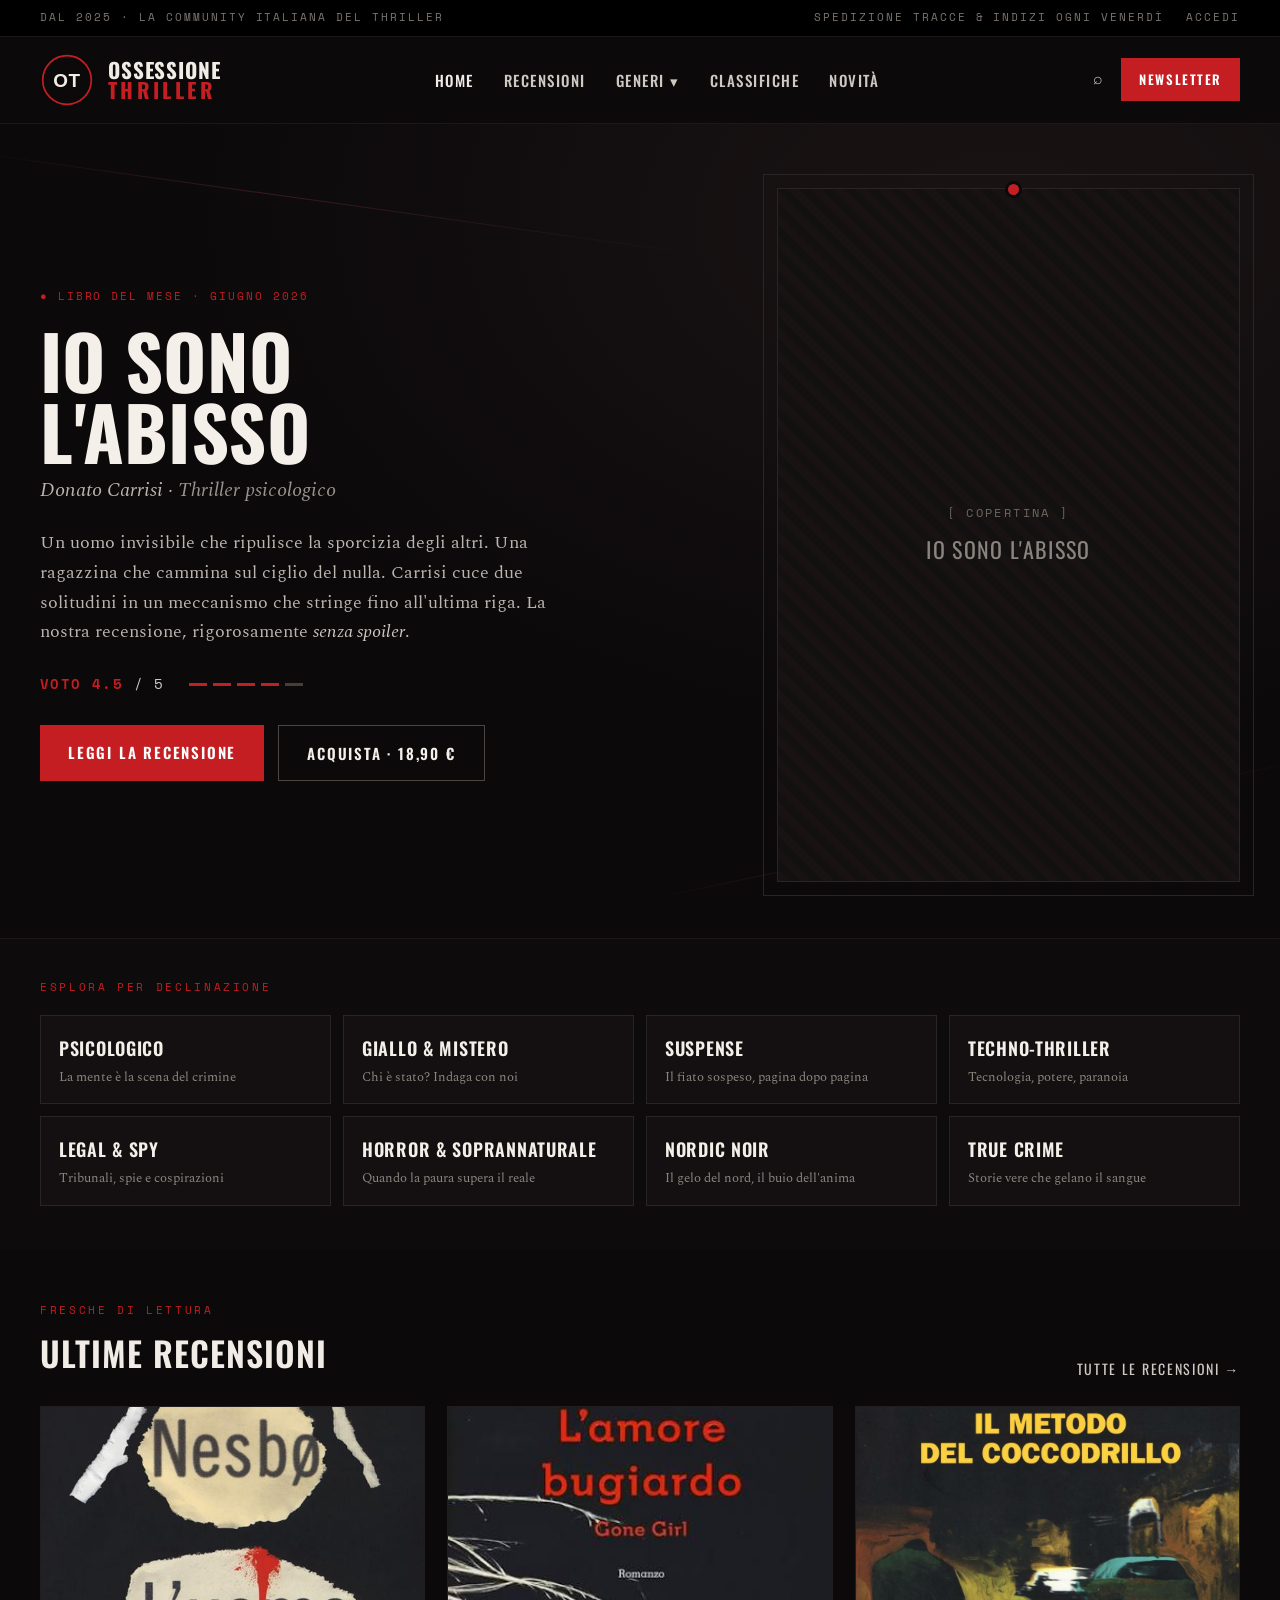
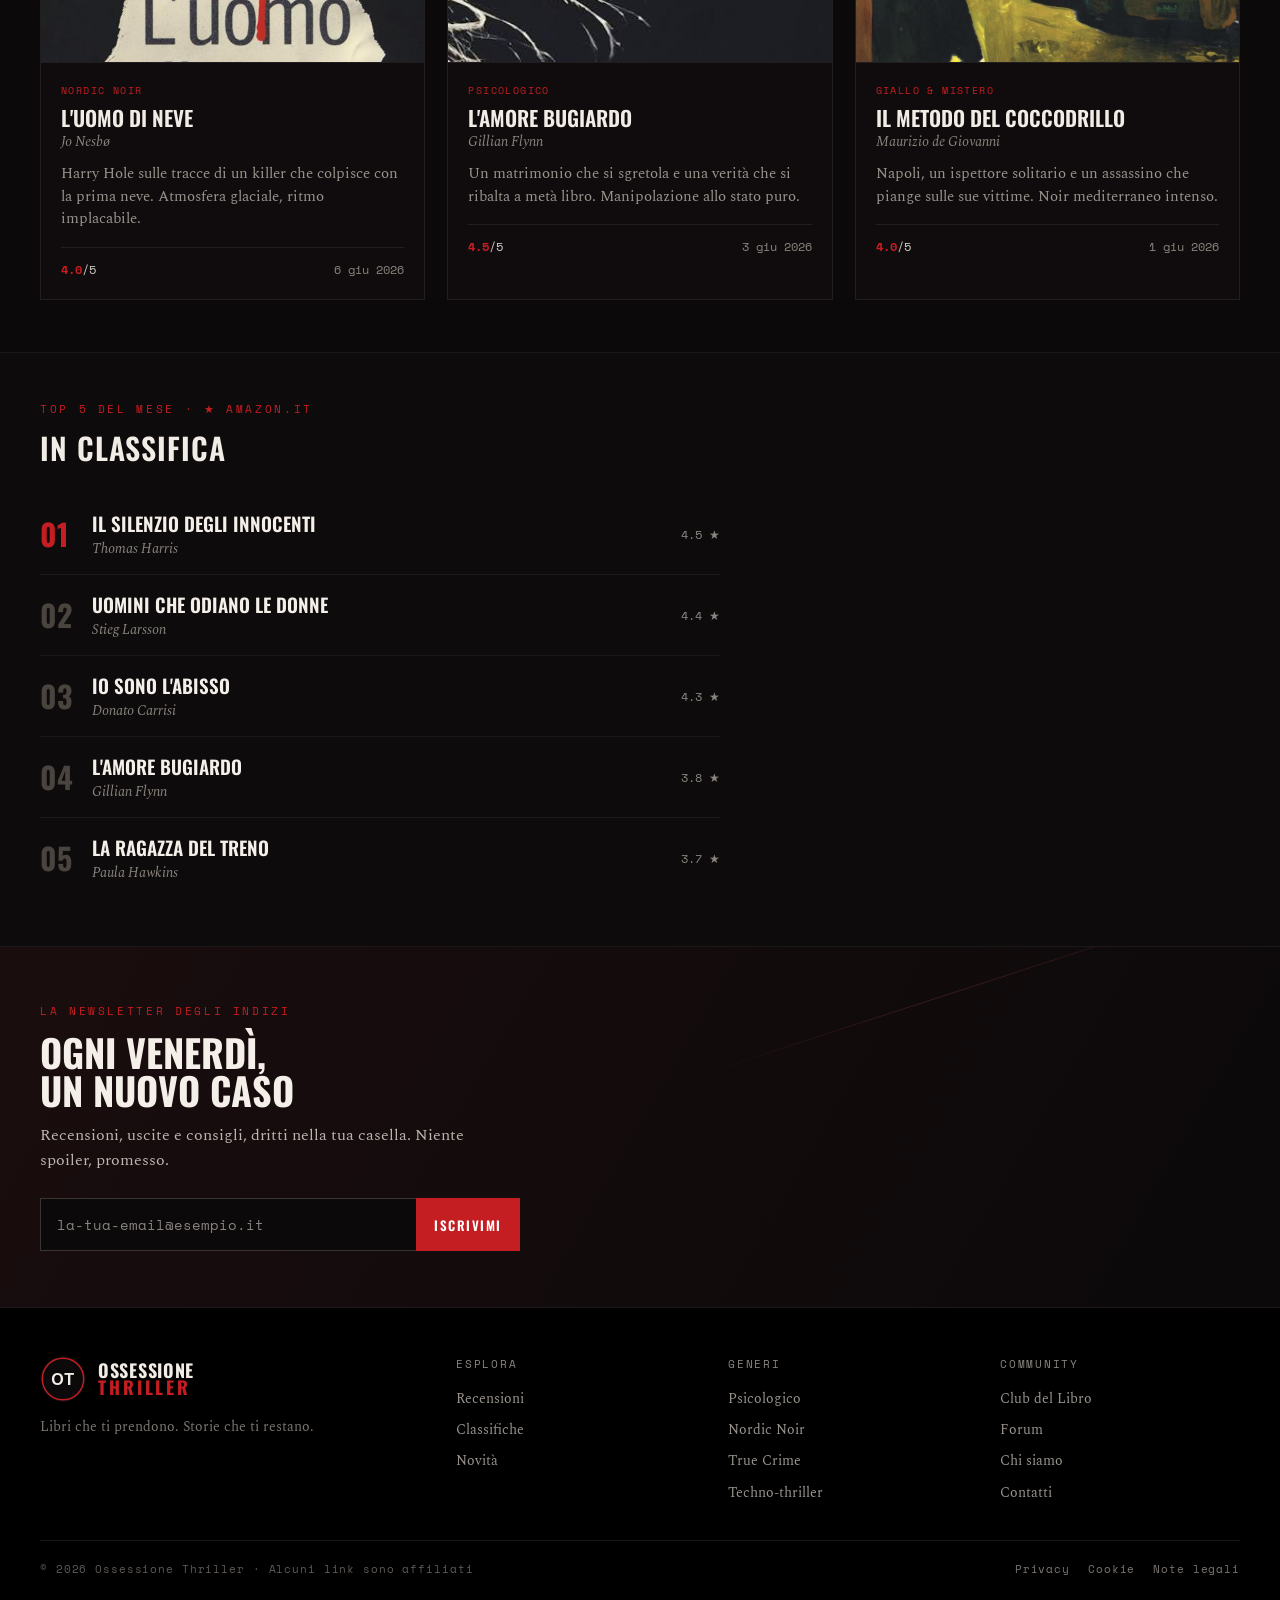
<file: index.html>
<!DOCTYPE html>
<html lang="it">
<head>
  <meta charset="utf-8">
  <meta name="viewport" content="width=device-width, initial-scale=1">
  <title>Ossessione Thriller — Libri che ti prendono. Storie che ti restano.</title>
  <meta name="description" content="Il sito italiano dedicato al thriller: recensioni, classifiche, novità e community per lettori appassionati.">
  <link rel="icon" href="assets/logo.svg" type="image/svg+xml">
  <link rel="stylesheet" href="css/style.css">
</head>
<body>

  <!-- UTILITY BAR -->
  <div class="ot-utilbar">
    <span>Dal 2025 · La community italiana del thriller</span>
    <span>
      <span>Spedizione tracce &amp; indizi ogni venerdì</span>
      <a href="#">Accedi</a>
    </span>
  </div>

  <!-- HEADER -->
  <header class="ot-header">
    <a href="index.html" class="ot-logo">
      <img src="assets/logo.svg" alt="Ossessione Thriller">
      <div class="ot-logo-text">
        <div class="ot-logo-top">OSSESSIONE</div>
        <div class="ot-logo-bot">THRILLER</div>
      </div>
    </a>
    <nav>
      <ul class="ot-nav">
        <li><a href="index.html" class="active">Home</a></li>
        <li><a href="recensioni.html">Recensioni</a></li>
        <li><a href="recensioni.html">Generi ▾</a></li>
        <li><a href="index.html#classifica">Classifiche</a></li>
        <li><a href="recensioni.html?sort=recent">Novità</a></li>
        <li style="display:none"><a href="#">Magazine</a></li>
        <li style="display:none"><a href="#">Community</a></li>
      </ul>
    </nav>
    <div class="ot-header-actions">
      <span class="ot-search-icon">⌕</span>
      <a href="#newsletter" class="ot-btn">Newsletter</a>
    </div>
  </header>

  <!-- ═══════════════════════════════════════════════════════
       HERO
  ═══════════════════════════════════════════════════════ -->
  <section style="
    position: relative;
    background: radial-gradient(120% 120% at 78% 12%, #1a1314 0%, #0b090a 55%);
    padding: 64px 40px 56px;
    overflow: hidden;
  ">
    <div class="ot-thread" style="top:80px; left:-40px; width:60%; transform:rotate(8deg);"></div>
    <div class="ot-thread" style="bottom:110px; right:-60px; width:55%; transform:rotate(-12deg);"></div>

    <div style="
      position: relative;
      display: grid;
      grid-template-columns: 1.25fr .85fr;
      gap: 56px;
      align-items: center;
      max-width: 1360px;
      margin: 0 auto;
    ">
      <div>
        <div class="ot-label" style="margin-bottom: 18px;">● Libro del mese · Giugno 2026</div>
        <h1 style="
          font-family: var(--font-heading);
          font-weight: 700;
          font-size: 74px;
          line-height: .96;
          letter-spacing: .005em;
          color: var(--text-warm);
          text-transform: uppercase;
          margin: 0 0 8px;
        ">Io sono<br>l'abisso</h1>
        <div style="font-size: 20px; color: var(--text-mid); font-style: italic; margin-bottom: 22px;">
          Donato Carrisi · <span style="color: var(--text-muted);">Thriller psicologico</span>
        </div>
        <p style="font-size: 18px; line-height: 1.65; color: var(--text-mid); max-width: 520px; margin: 0 0 26px;">
          Un uomo invisibile che ripulisce la sporcizia degli altri. Una ragazzina che cammina sul ciglio del nulla.
          Carrisi cuce due solitudini in un meccanismo che stringe fino all'ultima riga. La nostra recensione,
          rigorosamente <em style="color: var(--text-dim);">senza spoiler</em>.
        </p>
        <div style="display: flex; align-items: center; gap: 24px; margin-bottom: 30px;">
          <div style="font-family: var(--font-mono); font-size: 14px; letter-spacing: .1em; color: var(--text-dim);">
            <span style="color: var(--accent); font-weight: 700;">VOTO 4.5</span> / 5
          </div>
          <div style="display: flex; gap: 6px; align-items: center;">
            <span style="width:18px; height:3px; background: var(--accent); display: inline-block;"></span>
            <span style="width:18px; height:3px; background: var(--accent); display: inline-block;"></span>
            <span style="width:18px; height:3px; background: var(--accent); display: inline-block;"></span>
            <span style="width:18px; height:3px; background: var(--accent); display: inline-block;"></span>
            <span style="width:18px; height:3px; background: #43403c; display: inline-block;"></span>
          </div>
        </div>
        <div style="display: flex; gap: 14px; flex-wrap: wrap;">
          <a href="recensione.html" class="ot-btn ot-btn-lg">Leggi la recensione</a>
          <a href="#" class="ot-btn ot-btn-lg ot-btn-outline">Acquista · 18,90 €</a>
        </div>
      </div>

      <div style="position: relative;">
        <div style="position: absolute; inset: -14px; border: 1px solid #2a2425;"></div>
        <div class="ot-cover-placeholder" style="position: relative; aspect-ratio: 2/3; flex-direction: column; gap: 10px;">
          <div style="
            width: 11px; height: 11px; border-radius: 50%;
            background: var(--accent);
            position: absolute; top: -5px; left: 50%;
            box-shadow: 0 0 0 3px var(--bg);
          "></div>
          <span style="font-family: var(--font-mono); font-size: 12px; letter-spacing: .2em; color: #6e6862; text-transform: uppercase;">[ copertina ]</span>
          <span style="font-family: var(--font-heading); font-size: 22px; letter-spacing: .06em; color: #8a847e; text-transform: uppercase;">Io sono l'abisso</span>
        </div>
      </div>
    </div>
  </section>

  <!-- ═══════════════════════════════════════════════════════
       GENERI STRIP
  ═══════════════════════════════════════════════════════ -->
  <section style="padding: 40px 40px 44px; background: var(--bg-alt); border-top: 1px solid var(--border);">
    <div class="ot-label" style="margin-bottom: 18px; letter-spacing: .24em;">Esplora per declinazione</div>
    <div style="display: grid; grid-template-columns: repeat(4, 1fr); gap: 12px; max-width: 1360px; margin: 0 auto;">
      <a href="recensioni.html?genere=psicologico" class="ot-genre-card">
        <div class="ot-genre-title">Psicologico</div>
        <div class="ot-genre-sub">La mente è la scena del crimine</div>
      </a>
      <a href="recensioni.html?genere=giallo" class="ot-genre-card">
        <div class="ot-genre-title">Giallo &amp; Mistero</div>
        <div class="ot-genre-sub">Chi è stato? Indaga con noi</div>
      </a>
      <a href="recensioni.html?genere=suspense" class="ot-genre-card">
        <div class="ot-genre-title">Suspense</div>
        <div class="ot-genre-sub">Il fiato sospeso, pagina dopo pagina</div>
      </a>
      <a href="recensioni.html?genere=techno" class="ot-genre-card">
        <div class="ot-genre-title">Techno-thriller</div>
        <div class="ot-genre-sub">Tecnologia, potere, paranoia</div>
      </a>
      <a href="recensioni.html?genere=legal" class="ot-genre-card">
        <div class="ot-genre-title">Legal &amp; Spy</div>
        <div class="ot-genre-sub">Tribunali, spie e cospirazioni</div>
      </a>
      <a href="recensioni.html?genere=horror" class="ot-genre-card">
        <div class="ot-genre-title">Horror &amp; Soprannaturale</div>
        <div class="ot-genre-sub">Quando la paura supera il reale</div>
      </a>
      <a href="recensioni.html?genere=nordic" class="ot-genre-card">
        <div class="ot-genre-title">Nordic Noir</div>
        <div class="ot-genre-sub">Il gelo del nord, il buio dell'anima</div>
      </a>
      <a href="recensioni.html?genere=truecrime" class="ot-genre-card">
        <div class="ot-genre-title">True Crime</div>
        <div class="ot-genre-sub">Storie vere che gelano il sangue</div>
      </a>
    </div>
  </section>

  <!-- ═══════════════════════════════════════════════════════
       ULTIME RECENSIONI
  ═══════════════════════════════════════════════════════ -->
  <section style="padding: 52px 40px; background: var(--bg);">
    <div style="max-width: 1360px; margin: 0 auto;">
      <div style="display: flex; justify-content: space-between; align-items: flex-end; margin-bottom: 26px;">
        <div>
          <div class="ot-label" style="margin-bottom: 6px; letter-spacing: .24em;">Fresche di lettura</div>
          <h2 class="ot-section-head">Ultime recensioni</h2>
        </div>
        <a href="recensioni.html" style="
          font-family: var(--font-heading); font-size: 14px;
          letter-spacing: .12em; text-transform: uppercase; color: var(--text-dim);
        ">Tutte le recensioni →</a>
      </div>

      <div style="display: grid; grid-template-columns: repeat(3, 1fr); gap: 22px;">

        <!-- Card 1 -->
        <article class="ot-card">
          <img src="assets/l'uomo%20di%20neve.jpg" alt="L'uomo di neve" style="width:100%; aspect-ratio: 3/2; object-fit: cover; display: block; border-bottom: 1px solid var(--border-card);">
          <div style="padding: 20px;">
            <div class="ot-rev-genre">Nordic Noir</div>
            <h3 class="ot-rev-title">L'uomo di neve</h3>
            <div class="ot-rev-author">Jo Nesbø</div>
            <p style="font-size: 14.5px; line-height: 1.55; color: var(--text-muted); margin: 0 0 16px;">
              Harry Hole sulle tracce di un killer che colpisce con la prima neve. Atmosfera glaciale, ritmo implacabile.
            </p>
            <div style="
              display: flex; justify-content: space-between; align-items: center;
              border-top: 1px solid var(--border-card); padding-top: 12px;
              font-family: var(--font-mono); font-size: 12px; color: var(--text-faint);
            ">
              <span class="ot-score"><strong>4.0</strong>/5</span>
              <span>6 giu 2026</span>
            </div>
          </div>
        </article>

        <!-- Card 2 -->
        <article class="ot-card">
          <img src="assets/L'amore%20bugiardo.jpg" alt="L'amore bugiardo" style="width:100%; aspect-ratio: 3/2; object-fit: cover; display: block; border-bottom: 1px solid var(--border-card);">
          <div style="padding: 20px;">
            <div class="ot-rev-genre">Psicologico</div>
            <h3 class="ot-rev-title">L'amore bugiardo</h3>
            <div class="ot-rev-author">Gillian Flynn</div>
            <p style="font-size: 14.5px; line-height: 1.55; color: var(--text-muted); margin: 0 0 16px;">
              Un matrimonio che si sgretola e una verità che si ribalta a metà libro. Manipolazione allo stato puro.
            </p>
            <div style="
              display: flex; justify-content: space-between; align-items: center;
              border-top: 1px solid var(--border-card); padding-top: 12px;
              font-family: var(--font-mono); font-size: 12px; color: var(--text-faint);
            ">
              <span class="ot-score"><strong>4.5</strong>/5</span>
              <span>3 giu 2026</span>
            </div>
          </div>
        </article>

        <!-- Card 3 -->
        <article class="ot-card">
          <img src="assets/il%20metodo%20del%20coccodrillo.jpg" alt="Il metodo del coccodrillo" style="width:100%; aspect-ratio: 3/2; object-fit: cover; display: block; border-bottom: 1px solid var(--border-card);">
          <div style="padding: 20px;">
            <div class="ot-rev-genre">Giallo &amp; Mistero</div>
            <h3 class="ot-rev-title">Il metodo del coccodrillo</h3>
            <div class="ot-rev-author">Maurizio de Giovanni</div>
            <p style="font-size: 14.5px; line-height: 1.55; color: var(--text-muted); margin: 0 0 16px;">
              Napoli, un ispettore solitario e un assassino che piange sulle sue vittime. Noir mediterraneo intenso.
            </p>
            <div style="
              display: flex; justify-content: space-between; align-items: center;
              border-top: 1px solid var(--border-card); padding-top: 12px;
              font-family: var(--font-mono); font-size: 12px; color: var(--text-faint);
            ">
              <span class="ot-score"><strong>4.0</strong>/5</span>
              <span>1 giu 2026</span>
            </div>
          </div>
        </article>

      </div>
    </div>
  </section>

  <!-- ═══════════════════════════════════════════════════════
       CLASSIFICA
  ═══════════════════════════════════════════════════════ -->
  <section id="classifica" style="background: var(--bg-alt); border-top: 1px solid var(--border);">
    <div style="padding: 48px 40px; max-width: 760px;">
      <div class="ot-label" style="margin-bottom: 6px; letter-spacing: .24em;">Top 5 del mese · ★ Amazon.it</div>
      <h2 class="ot-section-head" style="font-size: 30px; margin-bottom: 22px;">In classifica</h2>
      <div>
        <div class="ot-rank-row">
          <span class="ot-rank-num first">01</span>
          <div style="flex: 1;">
            <div class="ot-rank-title">Il silenzio degli innocenti</div>
            <div class="ot-rank-author">Thomas Harris</div>
          </div>
          <span class="ot-rank-score">4.5 ★</span>
        </div>
        <div class="ot-rank-row">
          <span class="ot-rank-num rest">02</span>
          <div style="flex: 1;">
            <div class="ot-rank-title">Uomini che odiano le donne</div>
            <div class="ot-rank-author">Stieg Larsson</div>
          </div>
          <span class="ot-rank-score">4.4 ★</span>
        </div>
        <div class="ot-rank-row">
          <span class="ot-rank-num rest">03</span>
          <div style="flex: 1;">
            <div class="ot-rank-title"><a href="recensione.html">Io sono l'abisso</a></div>
            <div class="ot-rank-author">Donato Carrisi</div>
          </div>
          <span class="ot-rank-score">4.3 ★</span>
        </div>
        <div class="ot-rank-row">
          <span class="ot-rank-num rest">04</span>
          <div style="flex: 1;">
            <div class="ot-rank-title">L'amore bugiardo</div>
            <div class="ot-rank-author">Gillian Flynn</div>
          </div>
          <span class="ot-rank-score">3.8 ★</span>
        </div>
        <div class="ot-rank-row">
          <span class="ot-rank-num rest">05</span>
          <div style="flex: 1;">
            <div class="ot-rank-title">La ragazza del treno</div>
            <div class="ot-rank-author">Paula Hawkins</div>
          </div>
          <span class="ot-rank-score">3.7 ★</span>
        </div>
      </div>
    </div>
  </section>

  <!-- ═══════════════════════════════════════════════════════
       MAGAZINE (hidden — opening later)
  ═══════════════════════════════════════════════════════ -->
  <section style="display:none; padding: 52px 40px; background: var(--bg); border-top: 1px solid var(--border);">
    <div style="max-width: 1360px; margin: 0 auto;">
      <div style="display: flex; justify-content: space-between; align-items: flex-end; margin-bottom: 26px;">
        <div>
          <div class="ot-label" style="margin-bottom: 6px; letter-spacing: .24em;">Dal Magazine</div>
          <h2 class="ot-section-head">Approfondimenti &amp; interviste</h2>
        </div>
        <a href="#" style="font-family: var(--font-heading); font-size: 14px; letter-spacing: .12em; text-transform: uppercase; color: var(--text-dim);">
          Vai al magazine →
        </a>
      </div>

      <div style="display: grid; grid-template-columns: 1.4fr 1fr 1fr; gap: 22px;">

        <article class="ot-mag-card">
          <div class="ot-mag-img" style="aspect-ratio: 16/9;">
            <span>[ FOTO INTERVISTA ]</span>
          </div>
          <div class="ot-mag-body">
            <div class="ot-mag-type">Intervista</div>
            <h3 class="ot-mag-title" style="font-size: 27px;">«Il vero mostro è sempre umano»</h3>
            <p class="ot-mag-excerpt" style="font-size: 15px; line-height: 1.6;">
              A tu per tu con uno dei maestri del thriller italiano: ossessioni, metodo di scrittura
              e il confine tra paura e fascinazione.
            </p>
          </div>
        </article>

        <article class="ot-mag-card">
          <div class="ot-mag-body">
            <div class="ot-mag-type">Guida</div>
            <h3 class="ot-mag-title" style="font-size: 22px;">Nordic Noir: 10 titoli per iniziare</h3>
            <p class="ot-mag-excerpt">
              Dal gelo svedese ai fiordi norvegesi: la mappa essenziale del giallo scandinavo.
            </p>
          </div>
        </article>

        <article class="ot-mag-card">
          <div class="ot-mag-body">
            <div class="ot-mag-type">Approfondimento</div>
            <h3 class="ot-mag-title" style="font-size: 22px;">L'arte del colpo di scena</h3>
            <p class="ot-mag-excerpt">
              Anatomia del twist perfetto: come gli autori ci ingannano (e perché ci piace).
            </p>
          </div>
        </article>

      </div>
    </div>
  </section>

  <!-- ═══════════════════════════════════════════════════════
       NEWSLETTER
  ═══════════════════════════════════════════════════════ -->
  <section id="newsletter" style="display: grid; grid-template-columns: 1fr;">

    <!-- Newsletter -->
    <div style="
      padding: 56px 40px;
      background: linear-gradient(120deg, #1a0d0e, var(--bg));
      border-top: 1px solid var(--border);
      position: relative;
      overflow: hidden;
    ">
      <div class="ot-thread" style="top: 30px; right: -40px; width: 50%; transform: rotate(-18deg);"></div>
      <div class="ot-label" style="margin-bottom: 12px; letter-spacing: .24em;">La newsletter degli indizi</div>
      <h2 style="
        font-family: var(--font-heading); font-weight: 700;
        font-size: 38px; line-height: 1;
        color: var(--text-warm); text-transform: uppercase;
        margin: 0 0 14px;
      ">Ogni venerdì,<br>un nuovo caso</h2>
      <p style="font-size: 16px; line-height: 1.6; color: var(--text-mid); max-width: 440px; margin: 0 0 24px;">
        Recensioni, uscite e consigli, dritti nella tua casella. Niente spoiler, promesso.
      </p>
      <div class="ot-input-group" style="max-width: 480px;">
        <input class="ot-input" type="email" placeholder="la-tua-email@esempio.it">
        <button class="ot-btn">Iscrivimi</button>
      </div>
    </div>

    <!-- Community (hidden — opening later) -->
    <div style="display:none; padding: 56px 40px; background: var(--bg-alt); border-top: 1px solid var(--border); border-left: 1px solid var(--border);">
      <div style="font-family: var(--font-mono); font-size: 12px; letter-spacing: .24em; color: var(--text-faint); text-transform: uppercase; margin-bottom: 12px;">Community</div>
      <h2 style="
        font-family: var(--font-heading); font-weight: 600;
        font-size: 30px; color: var(--text); text-transform: uppercase;
        margin: 0 0 16px;
      ">Il Club del Libro</h2>
      <div style="display: flex; gap: 36px; margin-bottom: 22px;">
        <div>
          <div class="ot-stat-num" style="color: var(--accent);">8.400</div>
          <div class="ot-stat-label">Lettori</div>
        </div>
        <div>
          <div class="ot-stat-num" style="color: var(--text-warm);">1.260</div>
          <div class="ot-stat-label">Discussioni</div>
        </div>
      </div>
      <p style="font-size: 15px; line-height: 1.6; color: var(--text-muted); margin: 0 0 22px; max-width: 380px;">
        Letture di gruppo ogni mese, dibattiti senza filtri e la caccia agli indizi più appassionante del web.
      </p>
      <a href="#" class="ot-btn ot-btn-outline" style="font-size: 14px; letter-spacing: .1em;">Entra nella community</a>
    </div>

  </section>

  <!-- ═══════════════════════════════════════════════════════
       FOOTER
  ═══════════════════════════════════════════════════════ -->
  <footer class="ot-footer">
    <div class="ot-footer-grid">
      <div>
        <div class="ot-footer-brand">
          <img src="assets/logo.svg" alt="Ossessione Thriller">
          <div class="ot-logo-text">
            <div class="ot-logo-top" style="font-size: 18px;">OSSESSIONE</div>
            <div class="ot-logo-bot" style="font-size: 18px;">THRILLER</div>
          </div>
        </div>
        <p class="ot-footer-tagline">Libri che ti prendono. Storie che ti restano.</p>
      </div>
      <div>
        <div class="ot-footer-col-title">Esplora</div>
        <div class="ot-footer-links">
          <a href="recensioni.html">Recensioni</a>
          <a href="index.html#classifica">Classifiche</a>
          <a href="recensioni.html?sort=recent">Novità</a>
          <a href="#" style="display:none">Magazine</a>
        </div>
      </div>
      <div>
        <div class="ot-footer-col-title">Generi</div>
        <div class="ot-footer-links">
          <a href="#">Psicologico</a>
          <a href="#">Nordic Noir</a>
          <a href="#">True Crime</a>
          <a href="#">Techno-thriller</a>
        </div>
      </div>
      <div>
        <div class="ot-footer-col-title">Community</div>
        <div class="ot-footer-links">
          <a href="#">Club del Libro</a>
          <a href="#">Forum</a>
          <a href="#">Chi siamo</a>
          <a href="#">Contatti</a>
        </div>
      </div>
    </div>
    <div class="ot-footer-bottom">
      <span>© 2026 Ossessione Thriller · Alcuni link sono affiliati</span>
      <div class="ot-footer-legal">
        <a href="#">Privacy</a>
        <a href="#">Cookie</a>
        <a href="#">Note legali</a>
      </div>
    </div>
  </footer>

</body>
</html>
                                                                                                                                                                                                                                                                                                                                                                                                                                                                                                                                                                                                                                                                                                                                                                                                                                                                                                                                                                                                                                                                                                                                                               
</file>
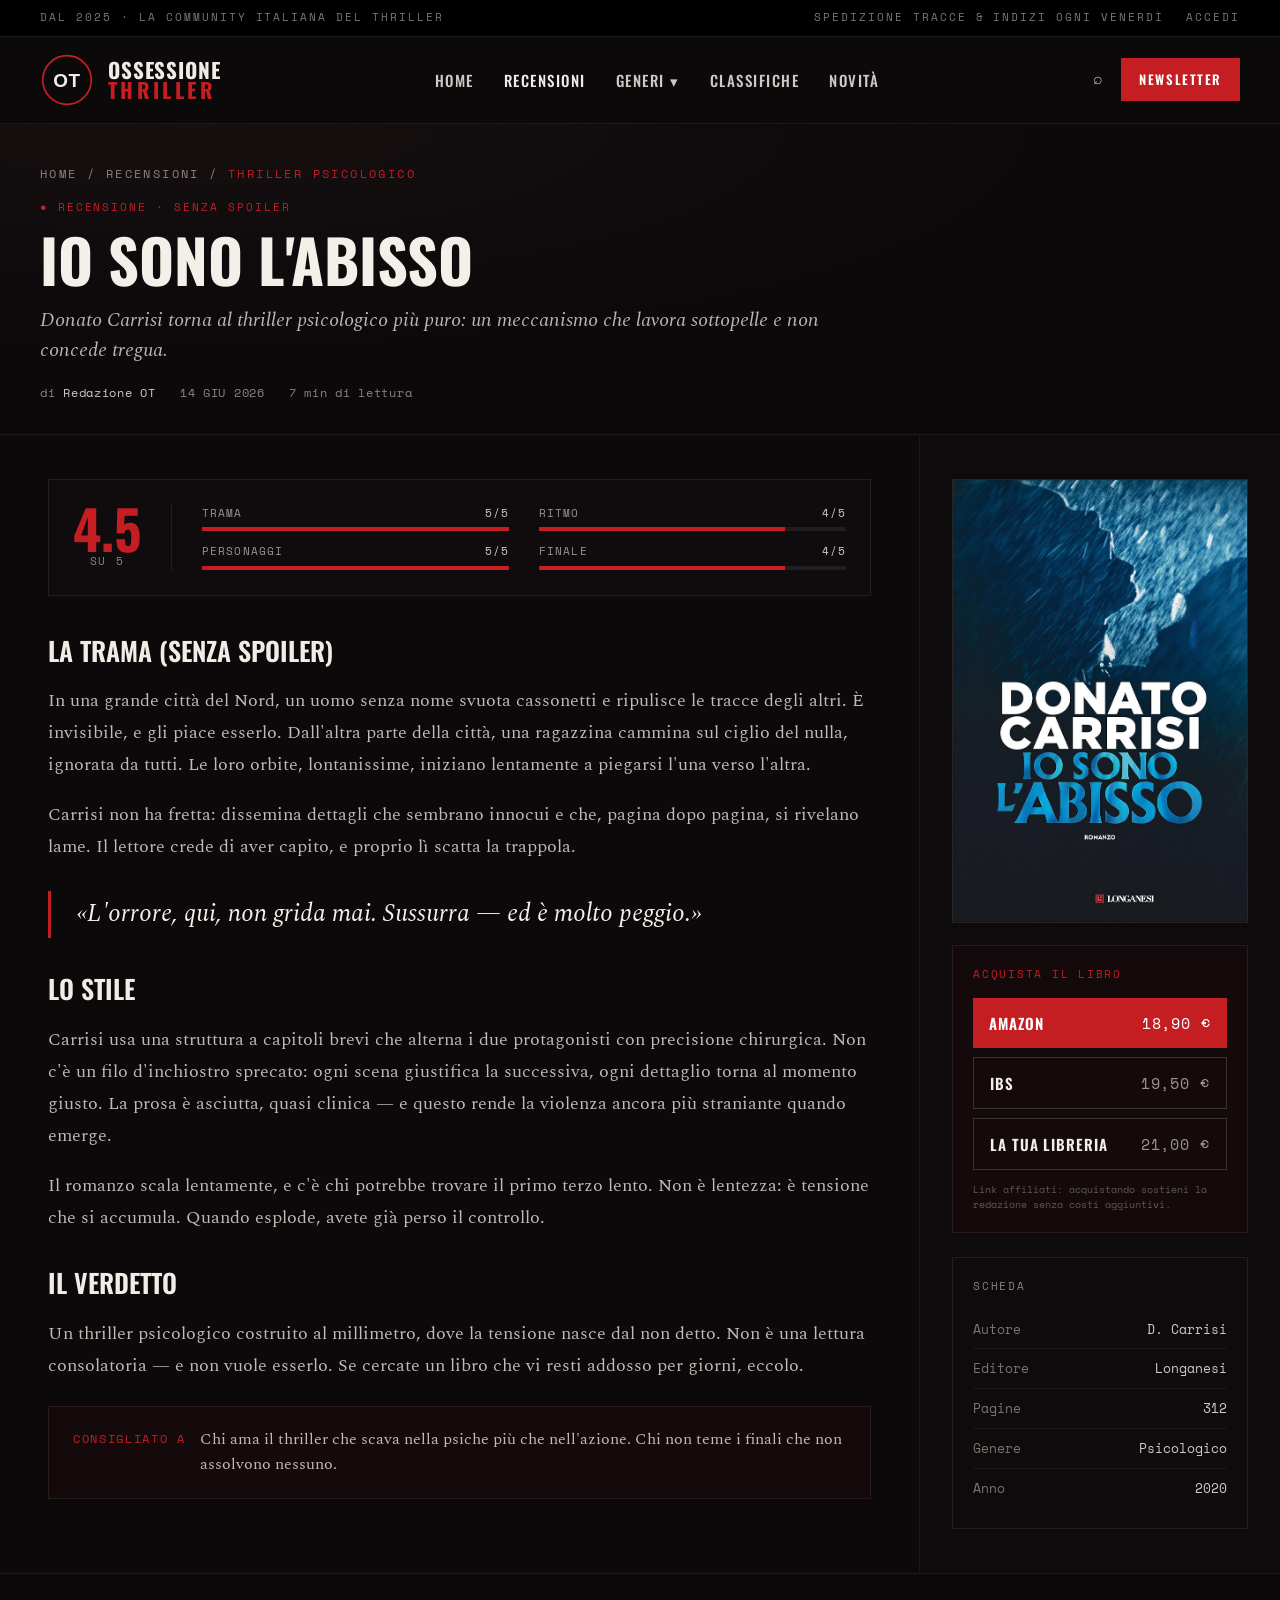
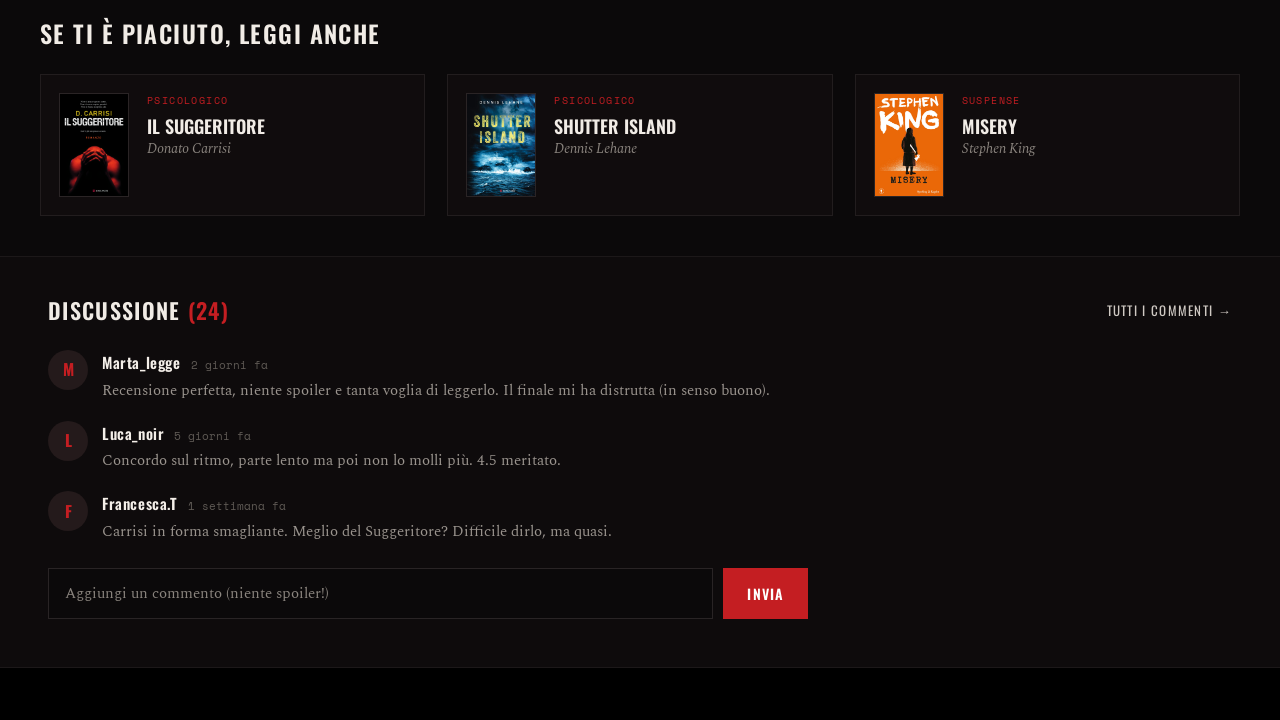
<file: recensione.html>
<!DOCTYPE html>
<html lang="it">
<head>
  <meta charset="utf-8">
  <meta name="viewport" content="width=device-width, initial-scale=1">
  <title>Io sono l'abisso — Recensione — Ossessione Thriller</title>
  <meta name="description" content="Recensione senza spoiler di «Io sono l'abisso» di Donato Carrisi. Voto: 4.5/5. Un meccanismo che lavora sottopelle.">
  <link rel="icon" href="assets/logo.svg" type="image/svg+xml">
  <link rel="stylesheet" href="css/style.css">
</head>
<body>

  <!-- UTILITY BAR -->
  <div class="ot-utilbar">
    <span>Dal 2025 · La community italiana del thriller</span>
    <span>
      <span>Spedizione tracce &amp; indizi ogni venerdì</span>
      <a href="#">Accedi</a>
    </span>
  </div>

  <!-- HEADER -->
  <header class="ot-header">
    <a href="index.html" class="ot-logo">
      <img src="assets/logo.svg" alt="Ossessione Thriller">
      <div class="ot-logo-text">
        <div class="ot-logo-top">OSSESSIONE</div>
        <div class="ot-logo-bot">THRILLER</div>
      </div>
    </a>
    <nav>
      <ul class="ot-nav">
        <li><a href="index.html">Home</a></li>
        <li><a href="recensioni.html" class="active">Recensioni</a></li>
        <li><a href="recensioni.html">Generi ▾</a></li>
        <li><a href="index.html#classifica">Classifiche</a></li>
        <li><a href="recensioni.html?sort=recent">Novità</a></li>
        <li style="display:none"><a href="#">Magazine</a></li>
        <li style="display:none"><a href="#">Community</a></li>
      </ul>
    </nav>
    <div class="ot-header-actions">
      <span class="ot-search-icon">⌕</span>
      <a href="index.html#newsletter" class="ot-btn">Newsletter</a>
    </div>
  </header>

  <!-- ═══════════════════════════════════════════════════════
       ARTICLE HERO
  ═══════════════════════════════════════════════════════ -->
  <div style="
    padding: 40px 40px 32px;
    background: radial-gradient(110% 120% at 15% 0%, #160f10, var(--bg) 60%);
    border-bottom: 1px solid var(--border);
  ">
    <div class="ot-breadcrumb">
      <a href="index.html">Home</a> /
      <a href="recensioni.html">Recensioni</a> /
      <span>Thriller psicologico</span>
    </div>
    <div style="max-width: 820px;">
      <div class="ot-label" style="margin-bottom: 14px; letter-spacing: .18em;">● Recensione · Senza spoiler</div>
      <h1 style="
        font-family: var(--font-heading); font-weight: 700;
        font-size: 60px; line-height: .98;
        color: var(--text-warm); text-transform: uppercase;
        margin: 0 0 16px;
      ">Io sono l'abisso</h1>
      <p style="font-size: 20px; line-height: 1.5; color: var(--text-mid); font-style: italic; margin: 0 0 18px;">
        Donato Carrisi torna al thriller psicologico più puro: un meccanismo che lavora sottopelle e non concede tregua.
      </p>
      <div style="display: flex; gap: 24px; font-family: var(--font-mono); font-size: 12px; letter-spacing: .06em; color: var(--text-faint);">
        <span>di <span style="color: var(--text-dim);">Redazione OT</span></span>
        <span>14 GIU 2026</span>
        <span>7 min di lettura</span>
      </div>
    </div>
  </div>

  <!-- ═══════════════════════════════════════════════════════
       BODY + SIDEBAR
  ═══════════════════════════════════════════════════════ -->
  <div style="display: grid; grid-template-columns: 1fr 360px;">

    <!-- ARTICLE BODY -->
    <article style="padding: 44px 48px; border-right: 1px solid var(--border);">

      <!-- Rating block -->
      <div style="
        display: flex; align-items: center; gap: 30px;
        padding: 24px; background: var(--bg-card); border: 1px solid var(--border-card);
        margin-bottom: 34px;
      ">
        <div style="text-align: center; border-right: 1px solid var(--border-card); padding-right: 30px;">
          <div style="
            font-family: var(--font-heading); font-weight: 700;
            font-size: 54px; color: var(--accent); line-height: .9;
          ">4.5</div>
          <div style="font-family: var(--font-mono); font-size: 11px; letter-spacing: .14em; color: var(--text-faint); text-transform: uppercase;">su 5</div>
        </div>
        <div style="flex: 1; display: grid; grid-template-columns: 1fr 1fr; gap: 12px 30px;">

          <div>
            <div style="display: flex; justify-content: space-between; font-family: var(--font-mono); font-size: 11px; color: var(--text-muted); text-transform: uppercase; letter-spacing: .1em; margin-bottom: 5px;">
              <span>Trama</span><span style="color: var(--text-dim);">5/5</span>
            </div>
            <div class="ot-rating-bar-track"><div class="ot-rating-bar-fill" style="width: 100%;"></div></div>
          </div>

          <div>
            <div style="display: flex; justify-content: space-between; font-family: var(--font-mono); font-size: 11px; color: var(--text-muted); text-transform: uppercase; letter-spacing: .1em; margin-bottom: 5px;">
              <span>Ritmo</span><span style="color: var(--text-dim);">4/5</span>
            </div>
            <div class="ot-rating-bar-track"><div class="ot-rating-bar-fill" style="width: 80%;"></div></div>
          </div>

          <div>
            <div style="display: flex; justify-content: space-between; font-family: var(--font-mono); font-size: 11px; color: var(--text-muted); text-transform: uppercase; letter-spacing: .1em; margin-bottom: 5px;">
              <span>Personaggi</span><span style="color: var(--text-dim);">5/5</span>
            </div>
            <div class="ot-rating-bar-track"><div class="ot-rating-bar-fill" style="width: 100%;"></div></div>
          </div>

          <div>
            <div style="display: flex; justify-content: space-between; font-family: var(--font-mono); font-size: 11px; color: var(--text-muted); text-transform: uppercase; letter-spacing: .1em; margin-bottom: 5px;">
              <span>Finale</span><span style="color: var(--text-dim);">4/5</span>
            </div>
            <div class="ot-rating-bar-track"><div class="ot-rating-bar-fill" style="width: 80%;"></div></div>
          </div>

        </div>
      </div>

      <!-- Article text -->
      <h2 style="
        font-family: var(--font-heading); font-weight: 600;
        font-size: 26px; color: var(--text); text-transform: uppercase;
        margin: 0 0 14px;
      ">La trama (senza spoiler)</h2>

      <p style="font-size: 18px; line-height: 1.78; color: #c2bcb6; margin: 0 0 18px;">
        In una grande città del Nord, un uomo senza nome svuota cassonetti e ripulisce le tracce degli altri.
        È invisibile, e gli piace esserlo. Dall'altra parte della città, una ragazzina cammina sul ciglio del nulla,
        ignorata da tutti. Le loro orbite, lontanissime, iniziano lentamente a piegarsi l'una verso l'altra.
      </p>

      <p style="font-size: 18px; line-height: 1.78; color: #c2bcb6; margin: 0 0 28px;">
        Carrisi non ha fretta: dissemina dettagli che sembrano innocui e che, pagina dopo pagina, si rivelano lame.
        Il lettore crede di aver capito, e proprio lì scatta la trappola.
      </p>

      <!-- Pull quote -->
      <blockquote class="ot-blockquote">
        <p>«L'orrore, qui, non grida mai. Sussurra — ed è molto peggio.»</p>
      </blockquote>

      <h2 style="
        font-family: var(--font-heading); font-weight: 600;
        font-size: 26px; color: var(--text); text-transform: uppercase;
        margin: 0 0 14px;
      ">Lo stile</h2>

      <p style="font-size: 18px; line-height: 1.78; color: #c2bcb6; margin: 0 0 18px;">
        Carrisi usa una struttura a capitoli brevi che alterna i due protagonisti con precisione chirurgica.
        Non c'è un filo d'inchiostro sprecato: ogni scena giustifica la successiva, ogni dettaglio
        torna al momento giusto. La prosa è asciutta, quasi clinica — e questo rende la violenza ancora più
        straniante quando emerge.
      </p>

      <p style="font-size: 18px; line-height: 1.78; color: #c2bcb6; margin: 0 0 28px;">
        Il romanzo scala lentamente, e c'è chi potrebbe trovare il primo terzo lento.
        Non è lentezza: è tensione che si accumula. Quando esplode, avete già perso il controllo.
      </p>

      <h2 style="
        font-family: var(--font-heading); font-weight: 600;
        font-size: 26px; color: var(--text); text-transform: uppercase;
        margin: 0 0 14px;
      ">Il verdetto</h2>

      <p style="font-size: 18px; line-height: 1.78; color: #c2bcb6; margin: 0 0 24px;">
        Un thriller psicologico costruito al millimetro, dove la tensione nasce dal non detto.
        Non è una lettura consolatoria — e non vuole esserlo. Se cercate un libro che vi resti
        addosso per giorni, eccolo.
      </p>

      <div style="
        display: flex; gap: 14px; padding: 20px 24px;
        background: #140a0b; border: 1px solid #2a1a1b;
        margin-bottom: 8px;
      ">
        <div style="
          font-family: var(--font-mono); font-size: 12px; letter-spacing: .14em;
          color: var(--accent); text-transform: uppercase;
          white-space: nowrap; padding-top: 2px;
        ">Consigliato a</div>
        <p style="font-size: 16px; line-height: 1.6; color: #c2bcb6; margin: 0;">
          Chi ama il thriller che scava nella psiche più che nell'azione.
          Chi non teme i finali che non assolvono nessuno.
        </p>
      </div>

    </article>

    <!-- SIDEBAR -->
    <aside style="padding: 44px 32px; background: var(--bg-alt);">

      <!-- Cover -->
      <img src="assets/io%20sono%20l'abisso.jpg" alt="Io sono l'abisso" style="aspect-ratio: 2/3; width: 100%; object-fit: cover; display: block; margin-bottom: 22px; border: 1px solid #2a2425;">

      <!-- Buy box -->
      <div class="ot-buy-box">
        <div class="ot-label" style="margin-bottom: 14px; letter-spacing: .16em;">Acquista il libro</div>
        <a href="#" class="ot-buy-link primary">
          <span>Amazon</span>
          <span class="price">18,90 €</span>
        </a>
        <a href="#" class="ot-buy-link secondary">
          <span>IBS</span>
          <span class="price">19,50 €</span>
        </a>
        <a href="#" class="ot-buy-link secondary">
          <span>La tua libreria</span>
          <span class="price">21,00 €</span>
        </a>
        <p class="ot-buy-note">Link affiliati: acquistando sostieni la redazione senza costi aggiuntivi.</p>
      </div>

      <!-- Scheda libro -->
      <div class="ot-scheda">
        <div class="ot-scheda-title">Scheda</div>
        <div class="ot-scheda-row"><span class="key">Autore</span><span class="val">D. Carrisi</span></div>
        <div class="ot-scheda-row"><span class="key">Editore</span><span class="val">Longanesi</span></div>
        <div class="ot-scheda-row"><span class="key">Pagine</span><span class="val">312</span></div>
        <div class="ot-scheda-row"><span class="key">Genere</span><span class="val">Psicologico</span></div>
        <div class="ot-scheda-row"><span class="key">Anno</span><span class="val">2020</span></div>
      </div>

    </aside>

  </div>

  <!-- ═══════════════════════════════════════════════════════
       CORRELATI
  ═══════════════════════════════════════════════════════ -->
  <section style="padding: 40px 40px; background: var(--bg); border-top: 1px solid var(--border);">
    <h2 style="
      font-family: var(--font-heading); font-weight: 600;
      font-size: 24px; letter-spacing: .06em; color: var(--text);
      text-transform: uppercase; margin: 0 0 22px;
    ">Se ti è piaciuto, leggi anche</h2>
    <div style="display: grid; grid-template-columns: repeat(3, 1fr); gap: 22px; max-width: 1360px;">

      <article class="ot-rev-card ot-card">
        <img class="ot-rev-cover" src="assets/Il%20suggeritore.jpg" alt="Il suggeritore" style="width: 70px; height: 104px;">
        <div>
          <div class="ot-rev-genre">Psicologico</div>
          <h3 class="ot-rev-title" style="font-size: 18px;">Il suggeritore</h3>
          <div class="ot-rev-author">Donato Carrisi</div>
        </div>
      </article>

      <article class="ot-rev-card ot-card">
        <img class="ot-rev-cover" src="assets/shutter%20island.jpg" alt="Shutter Island" style="width: 70px; height: 104px;">
        <div>
          <div class="ot-rev-genre">Psicologico</div>
          <h3 class="ot-rev-title" style="font-size: 18px;">Shutter Island</h3>
          <div class="ot-rev-author">Dennis Lehane</div>
        </div>
      </article>

      <article class="ot-rev-card ot-card">
        <img class="ot-rev-cover" src="assets/misery.jpg" alt="Misery" style="width: 70px; height: 104px;">
        <div>
          <div class="ot-rev-genre">Suspense</div>
          <h3 class="ot-rev-title" style="font-size: 18px;">Misery</h3>
          <div class="ot-rev-author">Stephen King</div>
        </div>
      </article>

    </div>
  </section>

  <!-- ═══════════════════════════════════════════════════════
       DISCUSSIONE
  ═══════════════════════════════════════════════════════ -->
  <section style="padding: 36px 48px 48px; background: var(--bg-alt); border-top: 1px solid var(--border);">
    <div style="display: flex; justify-content: space-between; align-items: center; margin-bottom: 22px;">
      <h2 style="
        font-family: var(--font-heading); font-weight: 600;
        font-size: 22px; letter-spacing: .06em; color: var(--text);
        text-transform: uppercase; margin: 0;
      ">Discussione <span style="color: var(--accent);">(24)</span></h2>
      <a href="#" style="
        font-family: var(--font-heading); font-size: 13px;
        letter-spacing: .1em; text-transform: uppercase; color: var(--text-dim);
      ">Tutti i commenti →</a>
    </div>

    <div style="display: flex; flex-direction: column; gap: 18px; max-width: 760px;">

      <div class="ot-comment">
        <div class="ot-comment-avatar">M</div>
        <div>
          <div class="ot-comment-meta">
            <span class="ot-comment-author">Marta_legge</span>
            <span class="ot-comment-date">2 giorni fa</span>
          </div>
          <p class="ot-comment-text">
            Recensione perfetta, niente spoiler e tanta voglia di leggerlo. Il finale mi ha distrutta (in senso buono).
          </p>
        </div>
      </div>

      <div class="ot-comment">
        <div class="ot-comment-avatar">L</div>
        <div>
          <div class="ot-comment-meta">
            <span class="ot-comment-author">Luca_noir</span>
            <span class="ot-comment-date">5 giorni fa</span>
          </div>
          <p class="ot-comment-text">
            Concordo sul ritmo, parte lento ma poi non lo molli più. 4.5 meritato.
          </p>
        </div>
      </div>

      <div class="ot-comment">
        <div class="ot-comment-avatar">F</div>
        <div>
          <div class="ot-comment-meta">
            <span class="ot-comment-author">Francesca.T</span>
            <span class="ot-comment-date">1 settimana fa</span>
          </div>
          <p class="ot-comment-text">
            Carrisi in forma smagliante. Meglio del Suggeritore? Difficile dirlo, ma quasi.
          </p>
        </div>
      </div>

    </div>

    <div class="ot-comment-form" style="margin-top: 24px; max-width: 760px;">
      <input class="ot-comment-input" type="text" placeholder="Aggiungi un commento (niente spoiler!)">
      <button class="ot-btn" style="padding: 0 24px; font-size: 14px; letter-spacing: .08em;">Invia</button>
    </div>
  </section>

  <!-- FOOTER -->
  <footer class="ot-footer-mini">
</file>
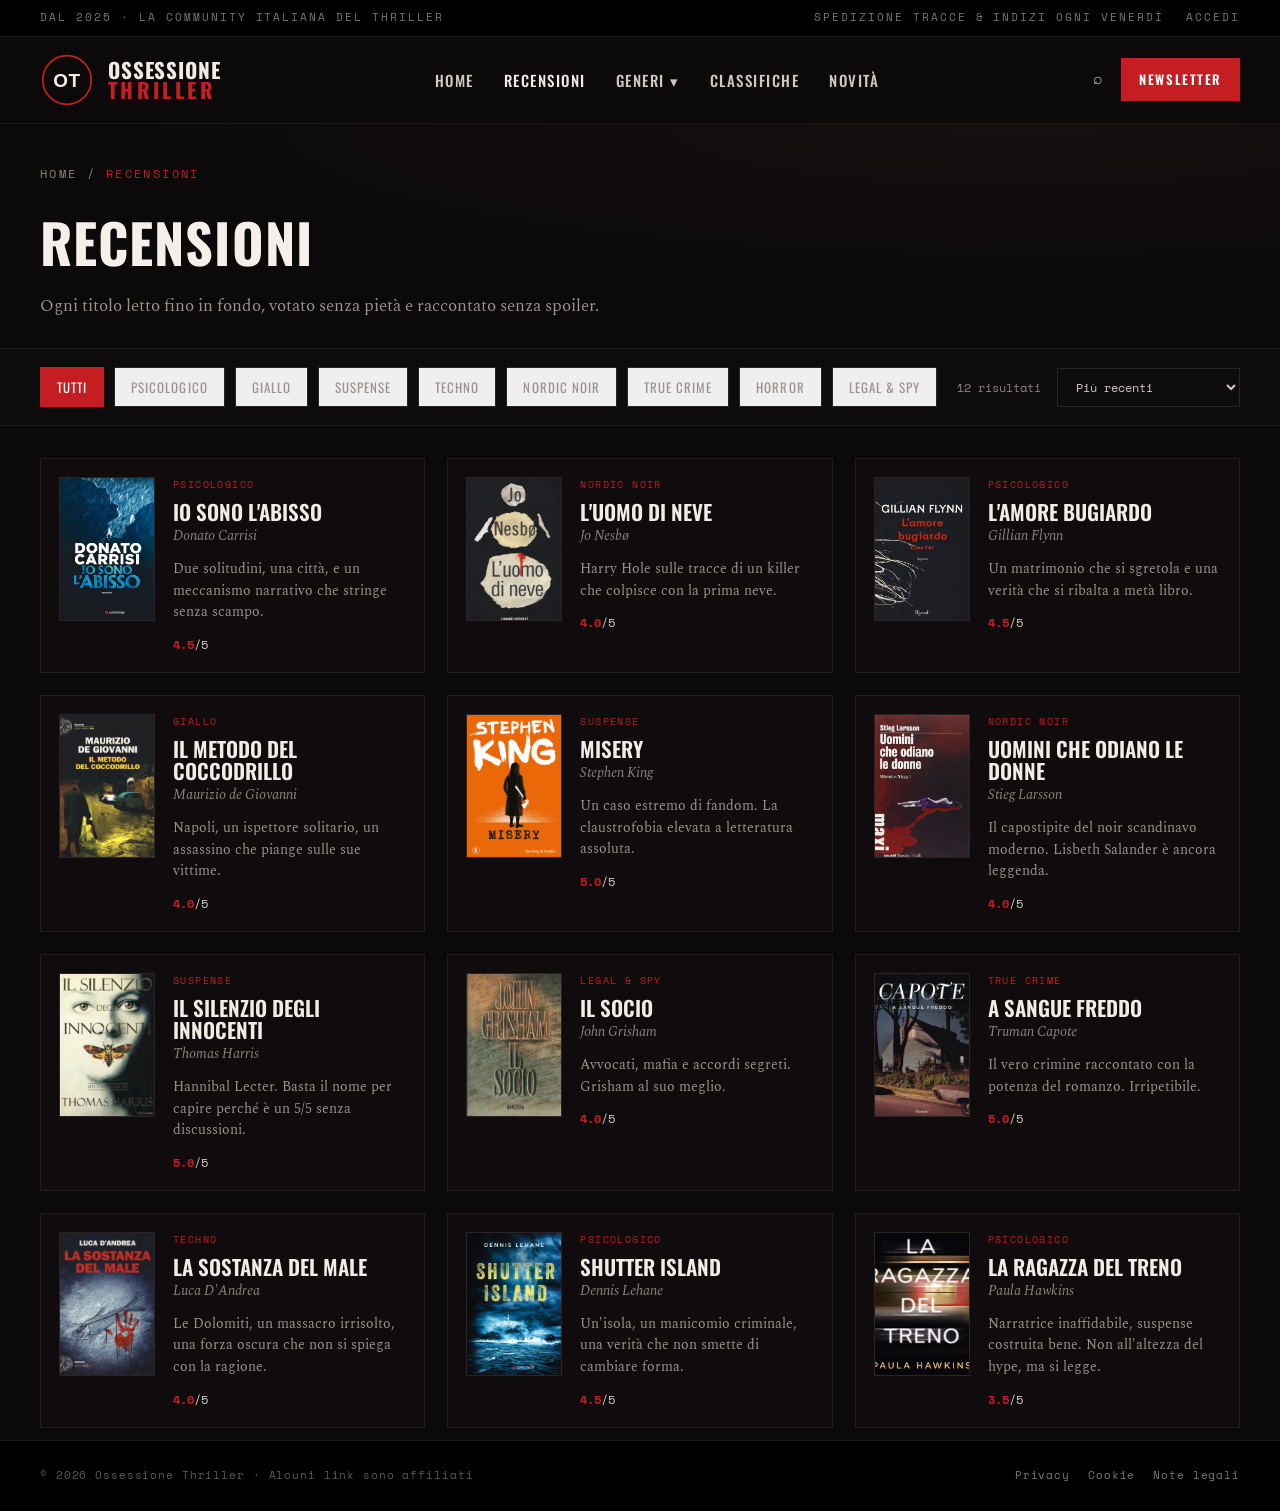
<file: recensioni.html>
<!DOCTYPE html>
<html lang="it">
<head>
  <meta charset="utf-8">
  <meta name="viewport" content="width=device-width, initial-scale=1">
  <title>Recensioni — Ossessione Thriller</title>
  <meta name="description" content="Tutte le recensioni di Ossessione Thriller: ogni titolo letto fino in fondo, votato senza pietà e raccontato senza spoiler.">
  <link rel="icon" href="assets/logo.svg" type="image/svg+xml">
  <link rel="stylesheet" href="css/style.css">
</head>
<body>

  <!-- UTILITY BAR -->
  <div class="ot-utilbar">
    <span>Dal 2025 · La community italiana del thriller</span>
    <span>
      <span>Spedizione tracce &amp; indizi ogni venerdì</span>
      <a href="#">Accedi</a>
    </span>
  </div>

  <!-- HEADER -->
  <header class="ot-header">
    <a href="index.html" class="ot-logo">
      <img src="assets/logo.svg" alt="Ossessione Thriller">
      <div class="ot-logo-text">
        <div class="ot-logo-top">OSSESSIONE</div>
        <div class="ot-logo-bot">THRILLER</div>
      </div>
    </a>
    <nav>
      <ul class="ot-nav">
        <li><a href="index.html">Home</a></li>
        <li><a href="recensioni.html" class="active">Recensioni</a></li>
        <li><a href="recensioni.html">Generi ▾</a></li>
        <li><a href="index.html#classifica">Classifiche</a></li>
        <li><a href="recensioni.html?sort=recent">Novità</a></li>
        <li style="display:none"><a href="#">Magazine</a></li>
        <li style="display:none"><a href="#">Community</a></li>
      </ul>
    </nav>
    <div class="ot-header-actions">
      <span class="ot-search-icon">⌕</span>
      <a href="index.html#newsletter" class="ot-btn">Newsletter</a>
    </div>
  </header>

  <!-- ═══════════════════════════════════════════════════════
       PAGE HERO
  ═══════════════════════════════════════════════════════ -->
  <div style="
    padding: 40px 40px 28px;
    background: radial-gradient(120% 120% at 80% 0%, #160f10, var(--bg) 60%);
    border-bottom: 1px solid var(--border);
  ">
    <div class="ot-breadcrumb">Home / <span>Recensioni</span></div>
    <h1 style="
      font-family: var(--font-heading); font-weight: 700;
      font-size: 54px; letter-spacing: .02em;
      color: var(--text-warm); text-transform: uppercase;
      margin: 0 0 8px;
    ">Recensioni</h1>
    <p style="font-size: 17px; color: var(--text-muted); margin: 0;">
      Ogni titolo letto fino in fondo, votato senza pietà e raccontato senza spoiler.
    </p>
  </div>

  <!-- ═══════════════════════════════════════════════════════
       FILTER BAR
  ═══════════════════════════════════════════════════════ -->
  <div style="
    display: flex; justify-content: space-between; align-items: center;
    padding: 18px 40px;
    background: var(--bg-alt);
    border-bottom: 1px solid var(--border);
    flex-wrap: wrap; gap: 14px;
  ">
    <div id="filter-buttons" style="display: flex; gap: 10px; flex-wrap: wrap;">
      <button class="ot-chip active" data-filter="all">Tutti</button>
      <button class="ot-chip" data-filter="Psicologico">Psicologico</button>
      <button class="ot-chip" data-filter="Giallo">Giallo</button>
      <button class="ot-chip" data-filter="Suspense">Suspense</button>
      <button class="ot-chip" data-filter="Techno">Techno</button>
      <button class="ot-chip" data-filter="Nordic Noir">Nordic Noir</button>
      <button class="ot-chip" data-filter="True Crime">True Crime</button>
      <button class="ot-chip" data-filter="Horror">Horror</button>
      <button class="ot-chip" data-filter="Legal">Legal &amp; Spy</button>
    </div>
    <div style="display: flex; align-items: center; gap: 16px; font-family: var(--font-mono); font-size: 12px; color: var(--text-faint);">
      <span id="result-count">12 risultati</span>
      <select id="sort-select" style="
        padding: 9px 14px; border: 1px solid var(--border-mid);
        color: var(--text-dim); background: var(--bg-alt);
        font-family: var(--font-mono); font-size: 12px;
        cursor: pointer;
      ">
        <option value="recent">Più recenti</option>
        <option value="score-desc">Voto: dal più alto</option>
        <option value="score-asc">Voto: dal più basso</option>
        <option value="alpha">A → Z</option>
      </select>
    </div>
  </div>

  <!-- ═══════════════════════════════════════════════════════
       REVIEW GRID
  ═══════════════════════════════════════════════════════ -->
  <section style="padding: 32px 40px 12px; background: var(--bg);">
    <div id="review-grid" style="display: grid; grid-template-columns: repeat(3, 1fr); gap: 22px; max-width: 1360px; margin: 0 auto;">

      <article class="ot-rev-card ot-card" data-genre="Psicologico" data-score="4.5" data-title="Io sono l'abisso" data-date="2026-06-14">
        <img class="ot-rev-cover" src="assets/io%20sono%20l'abisso.jpg" alt="Io sono l'abisso">
        <div>
          <div class="ot-rev-genre">Psicologico</div>
          <h2 class="ot-rev-title"><a href="recensione.html">Io sono l'abisso</a></h2>
          <div class="ot-rev-author">Donato Carrisi</div>
          <p style="font-size: 14px; line-height: 1.55; color: var(--text-muted); margin: 0 0 12px;">
            Due solitudini, una città, e un meccanismo narrativo che stringe senza scampo.
          </p>
          <div class="ot-score"><strong>4.5</strong>/5</div>
        </div>
      </article>

      <article class="ot-rev-card ot-card" data-genre="Nordic Noir" data-score="4.0" data-title="L'uomo di neve" data-date="2026-06-06">
        <img class="ot-rev-cover" src="assets/l'uomo%20di%20neve.jpg" alt="L'uomo di neve">
        <div>
          <div class="ot-rev-genre">Nordic Noir</div>
          <h2 class="ot-rev-title">L'uomo di neve</h2>
          <div class="ot-rev-author">Jo Nesbø</div>
          <p style="font-size: 14px; line-height: 1.55; color: var(--text-muted); margin: 0 0 12px;">
            Harry Hole sulle tracce di un killer che colpisce con la prima neve.
          </p>
          <div class="ot-score"><strong>4.0</strong>/5</div>
        </div>
      </article>

      <article class="ot-rev-card ot-card" data-genre="Psicologico" data-score="4.5" data-title="L'amore bugiardo" data-date="2026-06-03">
        <img class="ot-rev-cover" src="assets/L'amore%20bugiardo.jpg" alt="L'amore bugiardo">
        <div>
          <div class="ot-rev-genre">Psicologico</div>
          <h2 class="ot-rev-title">L'amore bugiardo</h2>
          <div class="ot-rev-author">Gillian Flynn</div>
          <p style="font-size: 14px; line-height: 1.55; color: var(--text-muted); margin: 0 0 12px;">
            Un matrimonio che si sgretola e una verità che si ribalta a metà libro.
          </p>
          <div class="ot-score"><strong>4.5</strong>/5</div>
        </div>
      </article>

      <article class="ot-rev-card ot-card" data-genre="Giallo" data-score="4.0" data-title="Il metodo del coccodrillo" data-date="2026-06-01">
        <img class="ot-rev-cover" src="assets/il%20metodo%20del%20coccodrillo.jpg" alt="Il metodo del coccodrillo">
        <div>
          <div class="ot-rev-genre">Giallo</div>
          <h2 class="ot-rev-title">Il metodo del coccodrillo</h2>
          <div class="ot-rev-author">Maurizio de Giovanni</div>
          <p style="font-size: 14px; line-height: 1.55; color: var(--text-muted); margin: 0 0 12px;">
            Napoli, un ispettore solitario, un assassino che piange sulle sue vittime.
          </p>
          <div class="ot-score"><strong>4.0</strong>/5</div>
        </div>
      </article>

      <article class="ot-rev-card ot-card" data-genre="Suspense" data-score="5.0" data-title="Misery" data-date="2026-05-28">
        <img class="ot-rev-cover" src="assets/misery.jpg" alt="Misery">
        <div>
          <div class="ot-rev-genre">Suspense</div>
          <h2 class="ot-rev-title">Misery</h2>
          <div class="ot-rev-author">Stephen King</div>
          <p style="font-size: 14px; line-height: 1.55; color: var(--text-muted); margin: 0 0 12px;">
            Un caso estremo di fandom. La claustrofobia elevata a letteratura assoluta.
          </p>
          <div class="ot-score"><strong>5.0</strong>/5</div>
        </div>
      </article>

      <article class="ot-rev-card ot-card" data-genre="Nordic Noir" data-score="4.0" data-title="Uomini che odiano le donne" data-date="2026-05-20">
        <img class="ot-rev-cover" src="assets/uomini%20che%20odiano%20le%20donne.jpg" alt="Uomini che odiano le donne">
        <div>
          <div class="ot-rev-genre">Nordic Noir</div>
          <h2 class="ot-rev-title">Uomini che odiano le donne</h2>
          <div class="ot-rev-author">Stieg Larsson</div>
          <p style="font-size: 14px; line-height: 1.55; color: var(--text-muted); margin: 0 0 12px;">
            Il capostipite del noir scandinavo moderno. Lisbeth Salander è ancora leggenda.
          </p>
          <div class="ot-score"><strong>4.0</strong>/5</div>
        </div>
      </article>

      <article class="ot-rev-card ot-card" data-genre="Suspense" data-score="5.0" data-title="Il silenzio degli innocenti" data-date="2026-05-14">
        <img class="ot-rev-cover" src="assets/il%20silenzio%20degli%20innocenti.jpg" alt="Il silenzio degli innocenti">
        <div>
          <div class="ot-rev-genre">Suspense</div>
          <h2 class="ot-rev-title">Il silenzio degli innocenti</h2>
          <div class="ot-rev-author">Thomas Harris</div>
          <p style="font-size: 14px; line-height: 1.55; color: var(--text-muted); margin: 0 0 12px;">
            Hannibal Lecter. Basta il nome per capire perché è un 5/5 senza discussioni.
          </p>
          <div class="ot-score"><strong>5.0</strong>/5</div>
        </div>
      </article>

      <article class="ot-rev-card ot-card" data-genre="Legal" data-score="4.0" data-title="Il socio" data-date="2026-05-07">
        <img class="ot-rev-cover" src="assets/Il%20socio.jpg" alt="Il socio">
        <div>
          <div class="ot-rev-genre">Legal &amp; Spy</div>
          <h2 class="ot-rev-title">Il socio</h2>
          <div class="ot-rev-author">John Grisham</div>
          <p style="font-size: 14px; line-height: 1.55; color: var(--text-muted); margin: 0 0 12px;">
            Avvocati, mafia e accordi segreti. Grisham al suo meglio.
          </p>
          <div class="ot-score"><strong>4.0</strong>/5</div>
        </div>
      </article>

      <article class="ot-rev-card ot-card" data-genre="True Crime" data-score="5.0" data-title="A sangue freddo" data-date="2026-04-28">
        <img class="ot-rev-cover" src="assets/a%20sangue%20freddo.jpg" alt="A sangue freddo">
        <div>
          <div class="ot-rev-genre">True Crime</div>
          <h2 class="ot-rev-title">A sangue freddo</h2>
          <div class="ot-rev-author">Truman Capote</div>
          <p style="font-size: 14px; line-height: 1.55; color: var(--text-muted); margin: 0 0 12px;">
            Il vero crimine raccontato con la potenza del romanzo. Irripetibile.
          </p>
          <div class="ot-score"><strong>5.0</strong>/5</div>
        </div>
      </article>

      <article class="ot-rev-card ot-card" data-genre="Techno" data-score="4.0" data-title="La sostanza del male" data-date="2026-04-18">
        <img class="ot-rev-cover" src="assets/la%20sostanza%20del%20male.jpg" alt="La sostanza del male">
        <div>
          <div class="ot-rev-genre">Techno</div>
          <h2 class="ot-rev-title">La sostanza del male</h2>
          <div class="ot-rev-author">Luca D'Andrea</div>
          <p style="font-size: 14px; line-height: 1.55; color: var(--text-muted); margin: 0 0 12px;">
            Le Dolomiti, un massacro irrisolto, una forza oscura che non si spiega con la ragione.
          </p>
          <div class="ot-score"><strong>4.0</strong>/5</div>
        </div>
      </article>

      <article class="ot-rev-card ot-card" data-genre="Psicologico" data-score="4.5" data-title="Shutter Island" data-date="2026-04-10">
        <img class="ot-rev-cover" src="assets/shutter%20island.jpg" alt="Shutter Island">
        <div>
          <div class="ot-rev-genre">Psicologico</div>
          <h2 class="ot-rev-title">Shutter Island</h2>
          <div class="ot-rev-author">Dennis Lehane</div>
          <p style="font-size: 14px; line-height: 1.55; color: var(--text-muted); margin: 0 0 12px;">
            Un'isola, un manicomio criminale, una verità che non smette di cambiare forma.
          </p>
          <div class="ot-score"><strong>4.5</strong>/5</div>
        </div>
      </article>

      <article class="ot-rev-card ot-card" data-genre="Psicologico" data-score="3.5" data-title="La ragazza del treno" data-date="2026-03-25">
        <img class="ot-rev-cover" src="assets/La%20ragazza%20del%20treno.jpg" alt="La ragazza del treno">
        <div>
          <div class="ot-rev-genre">Psicologico</div>
          <h2 class="ot-rev-title">La ragazza del treno</h2>
          <div class="ot-rev-author">Paula Hawkins</div>
          <p style="font-size: 14px; line-height: 1.55; color: var(--text-muted); margin: 0 0 12px;">
            Narratrice inaffidabile, suspense costruita bene. Non all'altezza del hype, ma si legge.
          </p>
          <div class="ot-score"><strong>3.5</strong>/5</div>
        </div>
      </article>

    </div>

    <!-- No results message -->
    <div id="no-results" style="display: none; padding: 60px 40px; text-align: center;">
      <div style="font-family: var(--font-mono); font-size: 12px; letter-spacing: .2em; color: var(--accent); margin-bottom: 12px;">NESSUN RISULTATO</div>
      <p style="font-size: 17px; color: var(--text-muted);">Nessuna recensione trovata per questo genere. Presto in arrivo.</p>
    </div>

  </section>

  <!-- ═══════════════════════════════════════════════════════
       PAGINATION (shown only when results exceed one page)
  ═══════════════════════════════════════════════════════ -->
  <div id="pagination" class="ot-pagination" style="display:none; background: var(--bg);">
    <div class="ot-page-btn active">1</div>
    <div class="ot-page-btn">2</div>
    <div class="ot-page-btn">3</div>
    <div class="ot-page-btn">→</div>
  </div>

  <!-- FOOTER -->
  <footer class="ot-footer-mini">
    <span>© 2026 Ossessione Thriller · Alcuni link sono affiliati</span>
    <div class="ot-footer-mini-links">
      <a href="#">Privacy</a>
      <a href="#">Cookie</a>
      <a href="#">Note legali</a>
    </div>
  </footer>

  <!-- ═══════════════════════════════════════════════════════
       FILTER JS
  ═══════════════════════════════════════════════════════ -->
  <script>
    const filterBtns = document.querySelectorAll('[data-filter]');
    const cards = document.querySelectorAll('[data-genre]');
    const countEl = document.getElementById('result-count');
    const noResults = document.getElementById('no-results');
    const sortSelect = document.getElementById('sort-select');
    const grid = document.getElementById('review-grid');
    const pagination = document.getElementById('pagination');

    const PAGE_SIZE = 9; // cards visible per page before pagination kicks in
    let activeFilter = 'all';

    function applyFilter() {
      let visible = 0;
      const items = Array.from(cards);

      // Sort first
      const sortVal = sortSelect.value;
      items.sort((a, b) => {
        if (sortVal === 'score-desc') return parseFloat(b.dataset.score) - parseFloat(a.dataset.score);
        if (sortVal === 'score-asc')  return parseFloat(a.dataset.score) - parseFloat(b.dataset.score);
        if (sortVal === 'alpha')      return a.dataset.title.localeCompare(b.dataset.title, 'it');
        // recent (default)
        return new Date(b.dataset.date) - new Date(a.dataset.date);
      });

      items.forEach(card => {
        grid.appendChild(card); // re-order in DOM
        const match = activeFilter === 'all' || card.dataset.genre === activeFilter;
        card.style.display = match ? 'flex' : 'none';
        if (match) visible++;
      });

      countEl.textContent = visible + ' risultat' + (visible === 1 ? 'o' : 'i');
      noResults.style.display = visible === 0 ? 'block' : 'none';
      //
</file>
<file: css/style.css>
/* ============================================================
   OSSESSIONE THRILLER — Design System
   Fonts: Oswald (headings) · Spectral (body) · Space Mono (labels)
   ============================================================ */

@import url('https://fonts.googleapis.com/css2?family=Oswald:wght@300;400;500;600;700&family=Spectral:ital,wght@0,300;0,400;0,600;1,400&family=Space+Mono:wght@400;700&display=swap');

/* ── Variables ───────────────────────────────────────────── */
:root {
  --accent:      #c41e22;
  --bg:          #0b090a;
  --bg-alt:      #0e0b0c;
  --bg-card:     #100c0d;
  --bg-dark:     #000;
  --text:        #f1ece6;
  --text-warm:   #f4efe9;
  --text-dim:    #cfc9c3;
  --text-mid:    #bcb6b0;
  --text-muted:  #9a948e;
  --text-faint:  #8a847e;
  --text-ghost:  #7c756f;
  --text-shadow: #5f5a55;
  --border:      #1c1819;
  --border-card: #221d1e;
  --border-mid:  #292425;
  --border-dim:  #3a3531;
  --border-deep: #4a4642;
  --font-heading: 'Oswald', sans-serif;
  --font-body:    'Spectral', Georgia, serif;
  --font-mono:    'Space Mono', monospace;
  --tagline:      "Libri che ti prendono. Storie che ti restano.";
}

/* ── Reset ───────────────────────────────────────────────── */
*, *::before, *::after { box-sizing: border-box; margin: 0; padding: 0; }
html { scroll-behavior: smooth; }
body {
  background: var(--bg);
  color: var(--text);
  font-family: var(--font-body);
  font-size: 16px;
  line-height: 1.6;
  min-height: 100vh;
}
img { display: block; max-width: 100%; }
a { color: inherit; text-decoration: none; }
input, button, textarea { font-family: inherit; outline: none; }

/* ── Utility bar ─────────────────────────────────────────── */
.ot-utilbar {
  display: flex;
  justify-content: space-between;
  align-items: center;
  padding: 9px 40px;
  background: #000;
  border-bottom: 1px solid var(--border);
  font-family: var(--font-mono);
  font-size: 11px;
  letter-spacing: .18em;
  color: var(--text-ghost);
  text-transform: uppercase;
}
.ot-utilbar span { display: flex; gap: 22px; }

/* ── Main nav ────────────────────────────────────────────── */
.ot-header {
  display: flex;
  align-items: center;
  justify-content: space-between;
  padding: 16px 40px;
  background: var(--bg);
  border-bottom: 1px solid var(--border);
  position: sticky;
  top: 0;
  z-index: 100;
}
.ot-logo {
  display: flex;
  align-items: center;
  gap: 14px;
  text-decoration: none;
}
.ot-logo img {
  width: 54px;
  height: 54px;
  border-radius: 50%;
}
.ot-logo-text { line-height: .92; }
.ot-logo-text .ot-logo-top {
  font-family: var(--font-heading);
  font-weight: 700;
  font-size: 21px;
  letter-spacing: .04em;
  color: var(--text);
}
.ot-logo-text .ot-logo-bot {
  font-family: var(--font-heading);
  font-weight: 700;
  font-size: 21px;
  letter-spacing: .16em;
  color: var(--accent);
}
.ot-nav {
  display: flex;
  gap: 30px;
  font-family: var(--font-heading);
  font-weight: 500;
  font-size: 15px;
  letter-spacing: .1em;
  text-transform: uppercase;
  list-style: none;
}
.ot-nav a {
  color: var(--text-dim);
  text-decoration: none;
  transition: color .2s;
}
.ot-nav a:hover,
.ot-nav a.active { color: var(--text); }
.ot-header-actions { display: flex; align-items: center; gap: 18px; }
.ot-search-icon {
  font-size: 16px;
  color: var(--text-dim);
  cursor: pointer;
}

/* ── Buttons ─────────────────────────────────────────────── */
.ot-btn {
  display: inline-block;
  font-family: var(--font-heading);
  font-weight: 600;
  font-size: 13px;
  letter-spacing: .12em;
  text-transform: uppercase;
  color: #fff;
  background: var(--accent);
  padding: 11px 18px;
  border: none;
  cursor: pointer;
  transition: opacity .2s;
  text-decoration: none;
}
.ot-btn:hover { opacity: .85; }
.ot-btn-outline {
  background: transparent;
  color: var(--text-warm);
  border: 1px solid var(--border-deep);
}
.ot-btn-lg { font-size: 15px; padding: 15px 28px; }

/* ── Chips / filter pills ────────────────────────────────── */
.ot-chip {
  display: inline-block;
  padding: 9px 16px;
  border: 1px solid var(--border-mid);
  color: var(--text-muted);
  font-family: var(--font-heading);
  font-size: 13px;
  letter-spacing: .08em;
  text-transform: uppercase;
  cursor: pointer;
  transition: border-color .2s, color .2s;
}
.ot-chip:hover { border-color: var(--accent); color: var(--text); }
.ot-chip.active { background: var(--accent); border-color: var(--accent); color: #fff; }

/* ── Cards ───────────────────────────────────────────────── */
.ot-card {
  background: var(--bg-card);
  border: 1px solid var(--border-card);
  transition: border-color .2s;
}
.ot-card:hover { border-color: #3a3531; }

/* ── Decorative thread ───────────────────────────────────── */
.ot-thread {
  position: absolute;
  height: 1px;
  background: linear-gradient(90deg, transparent, #3a1a1c 40%, transparent);
  pointer-events: none;
}

/* ── Label (mono tag) ────────────────────────────────────── */
.ot-label {
  font-family: var(--font-mono);
  font-size: 11px;
  letter-spacing: .18em;
  color: var(--accent);
  text-transform: uppercase;
}

/* ── Section heading ─────────────────────────────────────── */
.ot-section-head {
  font-family: var(--font-heading);
  font-weight: 600;
  font-size: 34px;
  letter-spacing: .03em;
  color: var(--text);
  text-transform: uppercase;
  margin: 0;
}

/* ── Breadcrumb ──────────────────────────────────────────── */
.ot-breadcrumb {
  font-family: var(--font-mono);
  font-size: 12px;
  letter-spacing: .2em;
  color: var(--text-faint);
  text-transform: uppercase;
  margin-bottom: 16px;
}
.ot-breadcrumb span { color: var(--accent); }

/* ── Rating bars ─────────────────────────────────────────── */
.ot-rating-bar-track {
  height: 4px;
  background: var(--border-card);
}
.ot-rating-bar-fill {
  height: 100%;
  background: var(--accent);
}

/* ── Pull quote ──────────────────────────────────────────── */
.ot-blockquote {
  border-left: 3px solid var(--accent);
  padding: 6px 0 6px 26px;
  margin: 0 0 30px;
}
.ot-blockquote p {
  font-family: var(--font-body);
  font-style: italic;
  font-size: 25px;
  line-height: 1.4;
  color: var(--text-warm);
}

/* ── Newsletter input group ──────────────────────────────── */
.ot-input-group { display: flex; gap: 0; }
.ot-input {
  flex: 1;
  background: var(--bg);
  border: 1px solid var(--border-dim);
  border-right: none;
  color: var(--text-warm);
  padding: 15px 16px;
  font-family: var(--font-mono);
  font-size: 14px;
}
.ot-input::placeholder { color: var(--text-faint); }
.ot-input-group .ot-btn { border: none; white-space: nowrap; }

/* ── Book cover placeholder ──────────────────────────────── */
.ot-cover-placeholder {
  background: repeating-linear-gradient(
    45deg,
    #181213, #181213 8px,
    #131011 8px, #131011 16px
  );
  border: 1px solid #2a2425;
  display: flex;
  align-items: center;
  justify-content: center;
}
img.ot-cover-placeholder {
  display: block;
  width: 100%;
  object-fit: cover;
}
.ot-cover-placeholder span {
  font-family: var(--font-mono);
  font-size: 11px;
  letter-spacing: .18em;
  color: var(--text-shadow);
  text-transform: uppercase;
}

/* ── Score badge ─────────────────────────────────────────── */
.ot-score {
  font-family: var(--font-mono);
  font-size: 12px;
  color: var(--text-dim);
}
.ot-score strong { color: var(--accent); font-weight: 700; }

/* ── Condensed footer ────────────────────────────────────── */
.ot-footer-mini {
  padding: 26px 40px;
  background: var(--bg-dark);
  border-top: 1px solid var(--border);
  display: flex;
  justify-content: space-between;
  align-items: center;
  font-family: var(--font-mono);
  font-size: 11px;
  letter-spacing: .08em;
  color: var(--text-shadow);
}
.ot-footer-mini a { color: var(--text-ghost); }
.ot-footer-mini a:hover { color: var(--text-dim); }
.ot-footer-mini-links { display: flex; gap: 18px; }

/* ── Full footer ─────────────────────────────────────────── */
.ot-footer {
  padding: 48px 40px 36px;
  background: var(--bg-dark);
  border-top: 1px solid var(--border);
}
.ot-footer-grid {
  display: grid;
  grid-template-columns: 1.6fr 1fr 1fr 1fr;
  gap: 32px;
  margin-bottom: 36px;
}
.ot-footer-brand { display: flex; align-items: center; gap: 12px; margin-bottom: 14px; }
.ot-footer-brand img { width: 46px; height: 46px; border-radius: 50%; }
.ot-footer-tagline { font-size: 14px; line-height: 1.6; color: var(--text-ghost); max-width: 300px; }
.ot-footer-col-title {
  font-family: var(--font-mono);
  font-size: 11px;
  letter-spacing: .16em;
  color: var(--text-faint);
  text-transform: uppercase;
  margin-bottom: 14px;
}
.ot-footer-links { display: flex; flex-direction: column; gap: 9px; }
.ot-footer-links a { font-size: 14px; color: var(--text-muted); }
.ot-footer-links a:hover { color: var(--text-dim); }
.ot-footer-bottom {
  display: flex;
  justify-content: space-between;
  align-items: center;
  border-top: 1px solid #1a1617;
  padding-top: 20px;
  font-family: var(--font-mono);
  font-size: 11px;
  letter-spacing: .08em;
  color: var(--text-shadow);
}
.ot-footer-bottom a { color: var(--text-ghost); }
.ot-footer-legal { display: flex; gap: 18px; }

/* ── Discussion / comments ───────────────────────────────── */
.ot-comment { display: flex; gap: 14px; }
.ot-comment-avatar {
  width: 40px;
  height: 40px;
  flex-shrink: 0;
  border-radius: 50%;
  background: #241a1b;
  display: flex;
  align-items: center;
  justify-content: center;
  font-family: var(--font-heading);
  font-weight: 700;
  font-size: 16px;
  color: var(--accent);
}
.ot-comment-meta {
  display: flex;
  gap: 10px;
  align-items: baseline;
  margin-bottom: 4px;
}
.ot-comment-author {
  font-family: var(--font-heading);
  font-weight: 600;
  font-size: 15px;
  color: var(--text-warm);
  letter-spacing: .04em;
}
.ot-comment-date {
  font-family: var(--font-mono);
  font-size: 11px;
  color: var(--text-shadow);
}
.ot-comment-text {
  font-size: 15px;
  line-height: 1.6;
  color: var(--text-muted);
}
.ot-comment-form { display: flex; gap: 10px; }
.ot-comment-input {
  flex: 1;
  background: var(--bg);
  border: 1px solid var(--border-mid);
  color: var(--text-warm);
  padding: 13px 16px;
  font-family: var(--font-body);
  font-size: 15px;
}
.ot-comment-input::placeholder { color: var(--text-faint); }

/* ── Buy box ─────────────────────────────────────────────── */
.ot-buy-box {
  background: #140a0b;
  border: 1px solid #2a1a1b;
  padding: 20px;
  margin-bottom: 24px;
}
.ot-buy-link {
  display: flex;
  justify-content: space-between;
  align-items: center;
  padding: 13px 16px;
  margin-bottom: 9px;
  font-family: var(--font-heading);
  font-weight: 600;
  font-size: 15px;
  letter-spacing: .06em;
  text-transform: uppercase;
  text-decoration: none;
  transition: opacity .2s;
}
.ot-buy-link:hover { opacity: .85; }
.ot-buy-link.primary { background: var(--accent); color: #fff; }
.ot-buy-link.secondary { border: 1px solid var(--border-dim); color: var(--text-warm); }
.ot-buy-link .price { font-family: var(--font-mono); font-weight: 400; }
.ot-buy-link.secondary .price { color: var(--text-muted); }
.ot-buy-note {
  font-family: var(--font-mono);
  font-size: 10px;
  line-height: 1.5;
  color: var(--text-shadow);
  margin-top: 12px;
}

/* ── Book info table ─────────────────────────────────────── */
.ot-scheda {
  border: 1px solid var(--border-card);
  padding: 20px;
}
.ot-scheda-title {
  font-family: var(--font-mono);
  font-size: 11px;
  letter-spacing: .16em;
  color: var(--text-faint);
  text-transform: uppercase;
  margin-bottom: 14px;
}
.ot-scheda-row {
  display: flex;
  justify-content: space-between;
  padding: 9px 0;
  border-bottom: 1px solid var(--border);
  font-family: var(--font-mono);
  font-size: 13px;
}
.ot-scheda-row:last-child { border-bottom: none; }
.ot-scheda-row .key { color: var(--text-ghost); }
.ot-scheda-row .val { color: var(--text-dim); }

/* ── Pagination ──────────────────────────────────────────── */
.ot-pagination {
  display: flex;
  justify-content: center;
  gap: 8px;
  padding: 24px 40px 40px;
}
.ot-page-btn {
  width: 40px;
  height: 40px;
  display: flex;
  align-items: center;
  justify-content: center;
  font-family: var(--font-heading);
  font-size: 15px;
  cursor: pointer;
  border: 1px solid var(--border-mid);
  color: var(--text-muted);
  transition: all .2s;
}
.ot-page-btn.active { background: var(--accent); border-color: var(--accent); color: #fff; }
.ot-page-btn:hover:not(.active) { border-color: var(--accent); color: var(--text); }

/* ── Genre strip cards ───────────────────────────────────── */
.ot-genre-card {
  border: 1px solid var(--border-mid);
  padding: 18px 18px 16px;
  background: #141011;
  cursor: pointer;
  transition: border-color .2s;
}
.ot-genre-card:hover { border-color: var(--accent); }
.ot-genre-title {
  font-family: var(--font-heading);
  font-weight: 600;
  font-size: 18px;
  letter-spacing: .04em;
  color: var(--text-warm);
  text-transform: uppercase;
}
.ot-genre-sub { font-size: 13px; color: var(--text-faint); margin-top: 4px; }

/* ── Ranking list ────────────────────────────────────────── */
.ot-rank-row {
  display: flex;
  align-items: center;
  gap: 18px;
  padding: 14px 0;
  border-bottom: 1px solid var(--border);
}
.ot-rank-row:last-child { border-bottom: none; }
.ot-rank-num {
  font-family: var(--font-heading);
  font-weight: 700;
  font-size: 30px;
  width: 34px;
  flex-shrink: 0;
}
.ot-rank-num.first { color: var(--accent); }
.ot-rank-num.rest { color: #4a443f; }
.ot-rank-title {
  font-family: var(--font-heading);
  font-weight: 600;
  font-size: 19px;
  color: var(--text-warm);
  text-transform: uppercase;
}
.ot-rank-author { font-size: 13.5px; color: var(--text-faint); font-style: italic; }
.ot-rank-score { font-family: var(--font-mono); font-size: 12px; color: var(--text-faint); margin-left: auto; }

/* ── Upcoming book ───────────────────────────────────────── */
.ot-upcoming {
  display: flex;
  gap: 16px;
  padding: 14px;
  background: #141011;
  border: 1px solid var(--border-card);
}
.ot-upcoming-cover {
  width: 58px;
  height: 84px;
  flex-shrink: 0;
  background: repeating-linear-gradient(45deg, #181213, #181213 6px, #131011 6px, #131011 12px);
  border: 1px solid #2a2425;
}
.ot-upcoming-date {
  font-family: var(--font-mono);
  font-size: 11px;
  color: var(--accent);
  letter-spacing: .1em;
}
.ot-upcoming-title {
  font-family: var(--font-heading);
  font-weight: 600;
  font-size: 19px;
  color: var(--text-warm);
  text-transform: uppercase;
  margin: 2px 0;
}
.ot-upcoming-meta { font-size: 13.5px; color: var(--text-faint); font-style: italic; }

/* ── Magazine cards ──────────────────────────────────────── */
.ot-mag-card {
  background: var(--bg-card);
  border: 1px solid var(--border-card);
  display: flex;
  flex-direction: column;
  transition: border-color .2s;
}
.ot-mag-card:hover { border-color: #3a3531; }
.ot-mag-img {
  background: repeating-linear-gradient(45deg, #181213, #181213 8px, #131011 8px, #131011 16px);
  display: flex;
  align-items: center;
  justify-content: center;
}
.ot-mag-img span {
  font-family: var(--font-mono);
  font-size: 11px;
  letter-spacing: .18em;
  color: var(--text-shadow);
}
.ot-mag-body { padding: 24px; }
.ot-mag-type {
  font-family: var(--font-mono);
  font-size: 10px;
  letter-spacing: .16em;
  color: var(--accent);
  text-transform: uppercase;
  margin-bottom: 10px;
}
.ot-mag-title {
  font-family: var(--font-heading);
  font-weight: 600;
  line-height: 1.05;
  color: var(--text);
  text-transform: uppercase;
  margin: 0 0 10px;
}
.ot-mag-excerpt { font-size: 14.5px; line-height: 1.55; color: var(--text-muted); }

/* ── Community stats ─────────────────────────────────────── */
.ot-stat-num {
  font-family: var(--font-heading);
  font-weight: 700;
  font-size: 40px;
  line-height: 1;
}
.ot-stat-label {
  font-family: var(--font-mono);
  font-size: 11px;
  letter-spacing: .1em;
  color: var(--text-faint);
  text-transform: uppercase;
}

/* ── Review card (catalog) ───────────────────────────────── */
.ot-rev-card {
  display: flex;
  gap: 18px;
  background: var(--bg-card);
  border: 1px solid var(--border-card);
  padding: 18px;
  transition: border-color .2s;
}
.ot-rev-card:hover { border-color: #3a3531; }
.ot-rev-cover {
  width: 96px;
  height: 144px;
  flex-shrink: 0;
  background: repeating-linear-gradient(45deg, #181213, #181213 7px, #131011 7px, #131011 14px);
  border: 1px solid #2a2425;
  object-fit: cover;
  display: block;
}
.ot-rev-genre {
  font-family: var(--font-mono);
  font-size: 10px;
  letter-spacing: .14em;
  color: var(--accent);
  text-transform: uppercase;
  margin-bottom: 8px;
}
.ot-rev-title {
  font-family: var(--font-heading);
  font-weight: 600;
  font-size: 21px;
  color: var(--text);
  text-transform: uppercase;
  margin: 0 0 3px;
  line-height: 1.05;
}
.ot-rev-author { font-size: 13.5px; color: var(--text-faint); font-style: italic; margin-bottom: 10px; }

/* ── Sidebar genre list ──────────────────────────────────── */
.ot-genre-row {
  display: flex;
  justify-content: space-between;
  padding: 10px 0;
  border-bottom: 1px solid var(--border);
  font-family: var(--font-heading);
  font-size: 15px;
  letter-spacing: .04em;
  text-transform: uppercase;
  color: var(--text-dim);
  transition: color .2s;
}
.ot-genre-row:last-child { border-bottom: none; }
.ot-genre-row:hover { color: var(--text); }
.ot-genre-count {
  color: var(--text-shadow);
  font-family: var(--font-mono);
  font-size: 12px;
}

/* ── Responsive basics ───────────────────────────────────── */
@media (max-width: 1024px) {
  .ot-nav { gap: 18px; font-size: 13px; }
  .ot-footer-grid { grid-template-columns: 1fr 1fr; }
}
@media (max-width: 768px) {
  .ot-utilbar, .ot-header { padding: 9px 20px; }
  .ot-na
</file>
